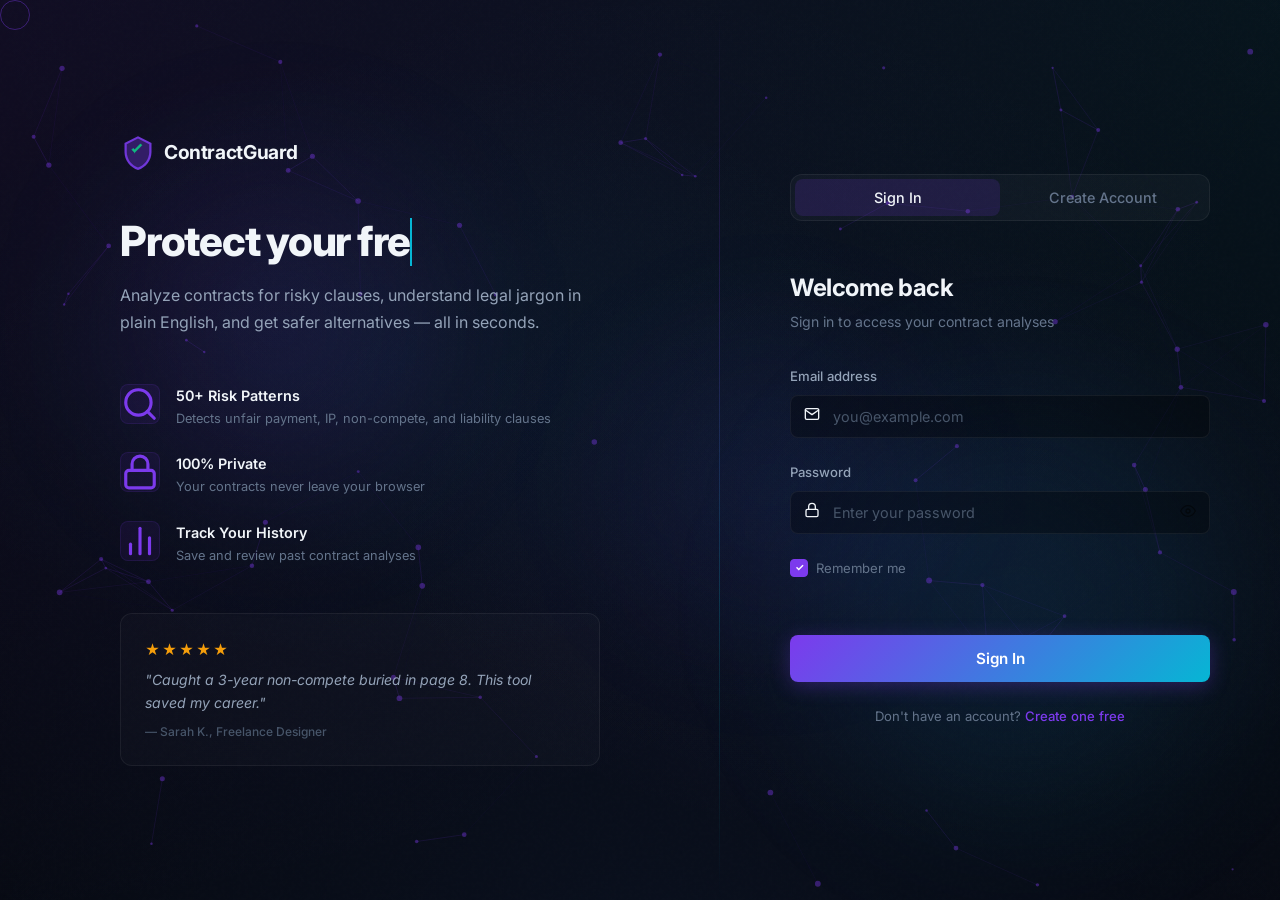
<file: login.html>
<!DOCTYPE html>
<html lang="en">
<head>
  <meta charset="UTF-8">
  <meta name="viewport" content="width=device-width, initial-scale=1.0">
  <meta name="description" content="Sign in to Contract Risk Analyzer — protect your freelance business by analyzing contracts for risky clauses.">
  <meta name="theme-color" content="#0a0e1a">
  <title>Sign In — Contract Risk Analyzer</title>
  <link rel="icon" type="image/svg+xml" href="favicon.svg">
  <link rel="stylesheet" href="styles.css">
  <link rel="stylesheet" href="auth.css">
</head>
<body>

  <!-- ── Global Loader ── -->
  <div id="global-loader">
    <img src="favicon.svg" alt="ContractGuard" class="loader-logo">
    <div class="loader-bar-container">
      <div class="loader-bar"></div>
    </div>
  </div>

  <!-- ── Custom Cursor ── -->
  <div id="cursor-dot"></div>
  <div id="cursor-ring"></div>

  <!-- ── Scroll Progress ── -->
  <div id="scroll-progress-container">
    <div id="scroll-progress"></div>
  </div>

  <!-- ── Particle Canvas Background ── -->
  <canvas id="particle-canvas"></canvas>

  <!-- Animated Background -->
  <div class="bg-mesh">
    <div class="orb" style="top: 20%; left: 10%; width: 300px; height: 300px; background: rgba(124, 58, 237, 0.1); animation: orbFloat 15s infinite alternate;"></div>
    <div class="orb" style="bottom: 10%; right: 5%; width: 400px; height: 400px; background: rgba(6, 182, 212, 0.08); animation: orbFloat 20s infinite alternate-reverse;"></div>
    <div class="orb" style="top: 40%; right: 30%; width: 250px; height: 250px; background: rgba(59, 130, 246, 0.07); animation: orbFloat 18s infinite alternate;"></div>
  </div>
  <div class="noise-overlay"></div>

  <!-- ── Auth Container ── -->
  <div class="auth-wrapper">

    <!-- Left Panel: Branding -->
    <div class="auth-brand">
      <div class="auth-brand-content">
        <div class="brand-logo">
          <img src="favicon.svg" alt="Shield" class="brand-logo-icon">
          <span class="brand-logo-text">ContractGuard</span>
        </div>
        <h1 class="brand-headline"><span class="gradient-text typewriter" data-text="Protect your freelance business"></span></h1>
        <p class="brand-subtitle fade-up-element">
          Analyze contracts for risky clauses, understand legal jargon in plain English, 
          and get safer alternatives — all in seconds.
        </p>
        <div class="brand-features">
          <div class="brand-feature">
            <span class="brand-feature-icon">
              <svg viewBox="0 0 24 24" fill="none" stroke="currentColor" stroke-width="2" stroke-linecap="round" stroke-linejoin="round"><circle cx="11" cy="11" r="8"/><line x1="21" y1="21" x2="16.65" y2="16.65"/></svg>
            </span>
            <div>
              <div class="brand-feature-title">50+ Risk Patterns</div>
              <div class="brand-feature-desc">Detects unfair payment, IP, non-compete, and liability clauses</div>
            </div>
          </div>
          <div class="brand-feature">
            <span class="brand-feature-icon">
              <svg viewBox="0 0 24 24" fill="none" stroke="currentColor" stroke-width="2" stroke-linecap="round" stroke-linejoin="round"><rect x="3" y="11" width="18" height="11" rx="2" ry="2"/><path d="M7 11V7a5 5 0 0 1 10 0v4"/></svg>
            </span>
            <div>
              <div class="brand-feature-title">100% Private</div>
              <div class="brand-feature-desc">Your contracts never leave your browser</div>
            </div>
          </div>
          <div class="brand-feature">
            <span class="brand-feature-icon">
              <svg viewBox="0 0 24 24" fill="none" stroke="currentColor" stroke-width="2" stroke-linecap="round" stroke-linejoin="round"><line x1="18" y1="20" x2="18" y2="10"/><line x1="12" y1="20" x2="12" y2="4"/><line x1="6" y1="20" x2="6" y2="14"/></svg>
            </span>
            <div>
              <div class="brand-feature-title">Track Your History</div>
              <div class="brand-feature-desc">Save and review past contract analyses</div>
            </div>
          </div>
        </div>
        <div class="brand-testimonial tilt-card fade-up-element">
          <div class="testimonial-stars">★★★★★</div>
          <p class="testimonial-text">"Caught a 3-year non-compete buried in page 8. This tool saved my career."</p>
          <p class="testimonial-author">— Sarah K., Freelance Designer</p>
        </div>
      </div>
    </div>

    <!-- Right Panel: Auth Forms -->
    <div class="auth-panel fade-up-element">
      <div class="auth-panel-inner tilt-card">

        <!-- Mobile Logo (shown only on small screens) -->
        <div class="auth-mobile-logo">
          <img src="favicon.svg" alt="Shield" class="brand-logo-icon">
          <span class="brand-logo-text">ContractGuard</span>
        </div>

        <!-- Form Toggle -->
        <div class="auth-toggle">
          <button class="auth-toggle-btn active" id="toggleLogin" data-mode="login">Sign In</button>
          <button class="auth-toggle-btn" id="toggleRegister" data-mode="register">Create Account</button>
          <div class="auth-toggle-slider" id="toggleSlider"></div>
        </div>

        <!-- Login Form -->
        <form class="auth-form active" id="loginForm" autocomplete="on">
          <h2 class="auth-form-title">Welcome back</h2>
          <p class="auth-form-subtitle">Sign in to access your contract analyses</p>

          <div class="form-group">
            <label class="form-label" for="loginEmail">Email address</label>
            <div class="input-wrapper">
              <span class="input-icon">
                <svg viewBox="0 0 24 24" fill="none" stroke="currentColor" stroke-width="2" stroke-linecap="round" stroke-linejoin="round" style="width:16px;height:16px;"><path d="M4 4h16c1.1 0 2 .9 2 2v12c0 1.1-.9 2-2 2H4c-1.1 0-2-.9-2-2V6c0-1.1.9-2 2-2z"/><polyline points="22,6 12,13 2,6"/></svg>
              </span>
              <input 
                type="email" 
                id="loginEmail" 
                class="form-input" 
                placeholder="you@example.com" 
                autocomplete="email"
                required
              >
            </div>
          </div>

          <div class="form-group">
            <label class="form-label" for="loginPassword">Password</label>
            <div class="input-wrapper">
              <span class="input-icon">
                <svg viewBox="0 0 24 24" fill="none" stroke="currentColor" stroke-width="2" stroke-linecap="round" stroke-linejoin="round" style="width:16px;height:16px;"><rect x="3" y="11" width="18" height="11" rx="2" ry="2"/><path d="M7 11V7a5 5 0 0 1 10 0v4"/></svg>
              </span>
              <input 
                type="password" 
                id="loginPassword" 
                class="form-input" 
                placeholder="Enter your password" 
                autocomplete="current-password"
                required
              >
              <button type="button" class="toggle-password" id="toggleLoginPw" aria-label="Toggle password visibility">
                <svg viewBox="0 0 24 24" fill="none" stroke="currentColor" stroke-width="2" stroke-linecap="round" stroke-linejoin="round" style="width:16px;height:16px;"><path d="M1 12s4-8 11-8 11 8 11 8-4 8-11 8-11-8-11-8z"/><circle cx="12" cy="12" r="3"/></svg>
              </button>
            </div>
          </div>

          <div class="form-row">
            <label class="checkbox-label">
              <input type="checkbox" id="rememberMe" checked>
              <span class="checkbox-custom"></span>
              Remember me
            </label>
          </div>

          <div class="form-error" id="loginError"></div>

          <button type="submit" class="btn-auth" id="loginBtn">
            <span class="btn-auth-text">Sign In</span>
            <span class="btn-auth-spinner">
              <span class="spinner-dot"></span>
              <span class="spinner-dot"></span>
              <span class="spinner-dot"></span>
            </span>
          </button>

          <p class="auth-switch">
            Don't have an account? <a href="#" id="switchToRegister">Create one free</a>
          </p>
        </form>

        <!-- Register Form -->
        <form class="auth-form" id="registerForm" autocomplete="on">
          <h2 class="auth-form-title">Create your account</h2>
          <p class="auth-form-subtitle">Start analyzing contracts in under a minute</p>

          <div class="form-group">
            <label class="form-label" for="registerName">Full name</label>
            <div class="input-wrapper">
              <span class="input-icon">
                <svg viewBox="0 0 24 24" fill="none" stroke="currentColor" stroke-width="2" stroke-linecap="round" stroke-linejoin="round" style="width:16px;height:16px;"><path d="M20 21v-2a4 4 0 0 0-4-4H8a4 4 0 0 0-4 4v2"/><circle cx="12" cy="7" r="4"/></svg>
              </span>
              <input 
                type="text" 
                id="registerName" 
                class="form-input" 
                placeholder="John Doe" 
                autocomplete="name"
                required
              >
            </div>
          </div>

          <div class="form-group">
            <label class="form-label" for="registerEmail">Email address</label>
            <div class="input-wrapper">
              <span class="input-icon">
                <svg viewBox="0 0 24 24" fill="none" stroke="currentColor" stroke-width="2" stroke-linecap="round" stroke-linejoin="round" style="width:16px;height:16px;"><path d="M4 4h16c1.1 0 2 .9 2 2v12c0 1.1-.9 2-2 2H4c-1.1 0-2-.9-2-2V6c0-1.1.9-2 2-2z"/><polyline points="22,6 12,13 2,6"/></svg>
              </span>
              <input 
                type="email" 
                id="registerEmail" 
                class="form-input" 
                placeholder="you@example.com" 
                autocomplete="email"
                required
              >
            </div>
          </div>

          <div class="form-group">
            <label class="form-label" for="registerPassword">Password</label>
            <div class="input-wrapper">
              <span class="input-icon">
                <svg viewBox="0 0 24 24" fill="none" stroke="currentColor" stroke-width="2" stroke-linecap="round" stroke-linejoin="round" style="width:16px;height:16px;"><rect x="3" y="11" width="18" height="11" rx="2" ry="2"/><path d="M7 11V7a5 5 0 0 1 10 0v4"/></svg>
              </span>
              <input 
                type="password" 
                id="registerPassword" 
                class="form-input" 
                placeholder="Min. 6 characters" 
                autocomplete="new-password"
                required
                minlength="6"
              >
              <button type="button" class="toggle-password" id="toggleRegisterPw" aria-label="Toggle password visibility">
                <svg viewBox="0 0 24 24" fill="none" stroke="currentColor" stroke-width="2" stroke-linecap="round" stroke-linejoin="round" style="width:16px;height:16px;"><path d="M1 12s4-8 11-8 11 8 11 8-4 8-11 8-11-8-11-8z"/><circle cx="12" cy="12" r="3"/></svg>
              </button>
            </div>
            <div class="password-strength" id="passwordStrength">
              <div class="strength-bar">
                <div class="strength-bar-fill" id="strengthBarFill"></div>
              </div>
              <span class="strength-label" id="strengthLabel"></span>
            </div>
          </div>

          <div class="form-group">
            <label class="form-label" for="registerConfirm">Confirm password</label>
            <div class="input-wrapper">
              <span class="input-icon">
                <svg viewBox="0 0 24 24" fill="none" stroke="currentColor" stroke-width="2" stroke-linecap="round" stroke-linejoin="round" style="width:16px;height:16px;"><rect x="3" y="11" width="18" height="11" rx="2" ry="2"/><path d="M7 11V7a5 5 0 0 1 10 0v4"/></svg>
              </span>
              <input 
                type="password" 
                id="registerConfirm" 
                class="form-input" 
                placeholder="Re-enter your password" 
                autocomplete="new-password"
                required
                minlength="6"
              >
            </div>
          </div>

          <div class="form-row">
            <label class="checkbox-label">
              <input type="checkbox" id="agreeTerms" required>
              <span class="checkbox-custom"></span>
              I agree that this tool provides analysis, not legal advice
            </label>
          </div>

          <div class="form-error" id="registerError"></div>

          <button type="submit" class="btn-auth" id="registerBtn">
            <span class="btn-auth-text">Create Account</span>
            <span class="btn-auth-spinner">
              <span class="spinner-dot"></span>
              <span class="spinner-dot"></span>
              <span class="spinner-dot"></span>
            </span>
          </button>

          <p class="auth-switch">
            Already have an account? <a href="#" id="switchToLogin">Sign in</a>
          </p>
        </form>

      </div>
    </div>

  </div>

  <!-- Toast Container -->
  <div class="toast-container" id="toastContainer"></div>

  <script src="animations.js"></script>
  <script src="auth.js"></script>
  <script>
    // ── Auth Page Controller ──
    const loginForm = document.getElementById('loginForm');
    const registerForm = document.getElementById('registerForm');
    const toggleLogin = document.getElementById('toggleLogin');
    const toggleRegister = document.getElementById('toggleRegister');
    const toggleSlider = document.getElementById('toggleSlider');
    const toastContainer = document.getElementById('toastContainer');

    // Redirect if already logged in
    if (auth.isLoggedIn()) {
      window.location.href = 'index.html';
    }

    // ── Mode Switching ──
    function switchMode(mode) {
      if (mode === 'login') {
        loginForm.classList.add('active');
        registerForm.classList.remove('active');
        toggleLogin.classList.add('active');
        toggleRegister.classList.remove('active');
        toggleSlider.style.transform = 'translateX(0)';
      } else {
        loginForm.classList.remove('active');
        registerForm.classList.add('active');
        toggleLogin.classList.remove('active');
        toggleRegister.classList.add('active');
        toggleSlider.style.transform = 'translateX(100%)';
      }
      // Clear errors
      document.getElementById('loginError').textContent = '';
      document.getElementById('registerError').textContent = '';
    }

    toggleLogin.addEventListener('click', () => switchMode('login'));
    toggleRegister.addEventListener('click', () => switchMode('register'));
    document.getElementById('switchToRegister').addEventListener('click', (e) => { e.preventDefault(); switchMode('register'); });
    document.getElementById('switchToLogin').addEventListener('click', (e) => { e.preventDefault(); switchMode('login'); });

    // ── Password Visibility Toggle ──
    function setupPasswordToggle(toggleId, inputId) {
      const toggle = document.getElementById(toggleId);
      const input = document.getElementById(inputId);
      const eyeOpen = `<svg viewBox="0 0 24 24" fill="none" stroke="currentColor" stroke-width="2" stroke-linecap="round" stroke-linejoin="round" style="width:16px;height:16px;"><path d="M1 12s4-8 11-8 11 8 11 8-4 8-11 8-11-8-11-8z"/><circle cx="12" cy="12" r="3"/></svg>`;
      const eyeOff = `<svg viewBox="0 0 24 24" fill="none" stroke="currentColor" stroke-width="2" stroke-linecap="round" stroke-linejoin="round" style="width:16px;height:16px;"><path d="M17.94 17.94A10.07 10.07 0 0 1 12 20c-7 0-11-8-11-8a18.45 18.45 0 0 1 5.06-5.94M9.9 4.24A9.12 9.12 0 0 1 12 4c7 0 11 8 11 8a18.5 18.5 0 0 1-2.16 3.19m-6.72-1.07a3 3 0 1 1-4.24-4.24"/><line x1="1" y1="1" x2="23" y2="23"/></svg>`;
      toggle.addEventListener('click', () => {
        const isPassword = input.type === 'password';
        input.type = isPassword ? 'text' : 'password';
        toggle.innerHTML = isPassword ? eyeOff : eyeOpen;
      });
    }
    setupPasswordToggle('toggleLoginPw', 'loginPassword');
    setupPasswordToggle('toggleRegisterPw', 'registerPassword');

    // ── Password Strength Meter ──
    const registerPassword = document.getElementById('registerPassword');
    const strengthBarFill = document.getElementById('strengthBarFill');
    const strengthLabel = document.getElementById('strengthLabel');
    const passwordStrength = document.getElementById('passwordStrength');

    registerPassword.addEventListener('input', () => {
      const val = registerPassword.value;
      if (val.length === 0) {
        passwordStrength.style.opacity = '0';
        return;
      }
      passwordStrength.style.opacity = '1';
      const strength = auth.getPasswordStrength(val);
      strengthBarFill.style.width = strength.percent + '%';
      strengthBarFill.style.background = strength.color;
      strengthLabel.textContent = strength.label;
      strengthLabel.style.color = strength.color;
    });

    // ── Login Submit ──
    loginForm.addEventListener('submit', async (e) => {
      e.preventDefault();
      const email = document.getElementById('loginEmail').value;
      const password = document.getElementById('loginPassword').value;
      const errorEl = document.getElementById('loginError');
      const btn = document.getElementById('loginBtn');

      btn.classList.add('loading');
      errorEl.textContent = '';

      await new Promise(r => setTimeout(r, 800));

      const result = await auth.login(email, password);
      btn.classList.remove('loading');

      if (result.success) {
        showToast('Welcome back, ' + result.user.name + '!');
        await new Promise(r => setTimeout(r, 600));
        window.location.href = 'index.html';
      } else {
        errorEl.textContent = result.error;
        errorEl.classList.add('visible');
      }
    });

    // ── Register Submit ──
    registerForm.addEventListener('submit', async (e) => {
      e.preventDefault();
      const name = document.getElementById('registerName').value;
      const email = document.getElementById('registerEmail').value;
      const password = document.getElementById('registerPassword').value;
      const confirm = document.getElementById('registerConfirm').value;
      const errorEl = document.getElementById('registerError');
      const btn = document.getElementById('registerBtn');

      errorEl.textContent = '';

      if (password !== confirm) {
        errorEl.textContent = 'Passwords do not match.';
        errorEl.classList.add('visible');
        return;
      }

      btn.classList.add('loading');

      await new Promise(r => setTimeout(r, 800));

      const result = await auth.register(name, email, password);
      btn.classList.remove('loading');

      if (result.success) {
        showToast('Account created! Please sign in.');
        
        // Auto-fill the email in login form
        document.getElementById('loginEmail').value = email;
        document.getElementById('loginPassword').value = '';
        
        // Clear register form
        registerForm.reset();
        document.getElementById('passwordStrength').style.opacity = '0';
        
        await new Promise(r => setTimeout(r, 800));
        switchMode('login');
      } else {
        errorEl.textContent = result.error;
        errorEl.classList.add('visible');
      }
    });

    // ── Toast ──
    function showToast(message) {
      const toast = document.createElement('div');
      toast.className = 'toast';
      toast.textContent = message;
      toastContainer.appendChild(toast);
      setTimeout(() => {
        toast.classList.add('leaving');
        setTimeout(() => toast.remove(), 300);
      }, 3000);
    }
  </script>

</body>
</html>
</file>
<file: styles.css>
/* ═══════════════════════════════════════════════════════
   CONTRACT RISK ANALYZER — DESIGN SYSTEM
   Premium dark-mode glassmorphism theme
   ═══════════════════════════════════════════════════════ */

/* ── Google Fonts ── */
@import url('https://fonts.googleapis.com/css2?family=Inter:wght@300;400;500;600;700;800;900&family=JetBrains+Mono:wght@400;500;600&display=swap');

/* ── Register Custom Properties for Animation ── */
@property --gauge-angle {
  syntax: '<angle>';
  initial-value: 0deg;
  inherits: false;
}

@property --shimmer-pos {
  syntax: '<percentage>';
  initial-value: -100%;
  inherits: false;
}

/* ── CSS Custom Properties ── */
:root {
  /* Background */
  --bg-primary: #06080f;
  --bg-secondary: #0c1021;
  --bg-tertiary: #111630;
  --bg-card: rgba(255, 255, 255, 0.03);
  --bg-card-hover: rgba(255, 255, 255, 0.06);
  --bg-glass: rgba(12, 16, 33, 0.7);

  /* Accents */
  --accent-violet: #7c3aed;
  --accent-cyan: #06b6d4;
  --accent-blue: #3b82f6;
  --accent-gradient: linear-gradient(135deg, #7c3aed 0%, #06b6d4 100%);
  --accent-gradient-h: linear-gradient(90deg, #7c3aed 0%, #06b6d4 100%);

  /* Risk Colors */
  --risk-critical: #ef4444;
  --risk-critical-bg: rgba(239, 68, 68, 0.12);
  --risk-high: #f97316;
  --risk-high-bg: rgba(249, 115, 22, 0.1);
  --risk-medium: #eab308;
  --risk-medium-bg: rgba(234, 179, 8, 0.1);
  --risk-low: #22c55e;
  --risk-low-bg: rgba(34, 197, 94, 0.1);
  --risk-balanced: #3b82f6;
  --risk-balanced-bg: rgba(59, 130, 246, 0.1);

  /* Text */
  --text-primary: #f1f5f9;
  --text-secondary: #94a3b8;
  --text-tertiary: #64748b;
  --text-muted: #475569;

  /* Borders */
  --border-subtle: rgba(255, 255, 255, 0.06);
  --border-accent: rgba(124, 58, 237, 0.3);

  /* Shadows */
  --shadow-sm: 0 1px 2px rgba(0, 0, 0, 0.3);
  --shadow-md: 0 4px 12px rgba(0, 0, 0, 0.4);
  --shadow-lg: 0 8px 32px rgba(0, 0, 0, 0.5);
  --shadow-glow-violet: 0 0 40px rgba(124, 58, 237, 0.15);
  --shadow-glow-cyan: 0 0 40px rgba(6, 182, 212, 0.1);

  /* Spacing */
  --space-xs: 0.25rem;
  --space-sm: 0.5rem;
  --space-md: 1rem;
  --space-lg: 1.5rem;
  --space-xl: 2rem;
  --space-2xl: 3rem;
  --space-3xl: 4rem;

  /* Radii */
  --radius-sm: 8px;
  --radius-md: 12px;
  --radius-lg: 16px;
  --radius-xl: 24px;
  --radius-full: 9999px;

  /* Transitions */
  --transition-fast: 150ms cubic-bezier(0.4, 0, 0.2, 1);
  --transition-base: 250ms cubic-bezier(0.4, 0, 0.2, 1);
  --transition-slow: 400ms cubic-bezier(0.4, 0, 0.2, 1);
  --transition-spring: 500ms cubic-bezier(0.34, 1.56, 0.64, 1);

  /* Typography */
  --font-sans: 'Inter', -apple-system, BlinkMacSystemFont, sans-serif;
  --font-mono: 'JetBrains Mono', 'Fira Code', monospace;
}

/* ── Reset & Base ── */
*, *::before, *::after {
  margin: 0;
  padding: 0;
  box-sizing: border-box;
}

html {
  scroll-behavior: smooth;
  -webkit-font-smoothing: antialiased;
  -moz-osx-font-smoothing: grayscale;
}

body {
  font-family: var(--font-sans);
  background: var(--bg-primary);
  color: var(--text-primary);
  line-height: 1.6;
  min-height: 100vh;
  overflow-x: hidden;
}

/* ── Animated Mesh Background ── */
.bg-mesh {
  position: fixed;
  top: 0;
  left: 0;
  width: 100%;
  height: 100%;
  z-index: 0;
  pointer-events: none;
  overflow: hidden;
}

.bg-mesh::before {
  content: '';
  position: absolute;
  top: -50%;
  left: -50%;
  width: 200%;
  height: 200%;
  background: 
    radial-gradient(ellipse at 20% 20%, rgba(124, 58, 237, 0.10) 0%, transparent 50%),
    radial-gradient(ellipse at 80% 20%, rgba(6, 182, 212, 0.08) 0%, transparent 50%),
    radial-gradient(ellipse at 50% 80%, rgba(59, 130, 246, 0.06) 0%, transparent 50%);
  animation: meshFloat 20s ease-in-out infinite;
}

.bg-mesh::after {
  content: '';
  position: absolute;
  top: 0;
  left: 0;
  width: 100%;
  height: 100%;
  background: 
    radial-gradient(ellipse at 70% 60%, rgba(124, 58, 237, 0.06) 0%, transparent 40%),
    radial-gradient(ellipse at 30% 40%, rgba(6, 182, 212, 0.05) 0%, transparent 40%);
  animation: meshFloat2 25s ease-in-out infinite;
}

/* Floating orbs */
.bg-mesh .orb {
  position: absolute;
  border-radius: 50%;
  filter: blur(80px);
  pointer-events: none;
}

@keyframes meshFloat {
  0%, 100% { transform: translate(0, 0) rotate(0deg); }
  33% { transform: translate(3%, -3%) rotate(1deg); }
  66% { transform: translate(-2%, 2%) rotate(-1deg); }
}

@keyframes meshFloat2 {
  0%, 100% { transform: translate(0, 0); }
  50% { transform: translate(-3%, 3%); }
}

/* ── Noise Texture Overlay ── */
.noise-overlay {
  position: fixed;
  top: 0;
  left: 0;
  width: 100%;
  height: 100%;
  z-index: 1;
  pointer-events: none;
  opacity: 0.015;
  background-image: url("data:image/svg+xml,%3Csvg viewBox='0 0 256 256' xmlns='http://www.w3.org/2000/svg'%3E%3Cfilter id='noise'%3E%3CfeTurbulence type='fractalNoise' baseFrequency='0.9' numOctaves='4' stitchTiles='stitch'/%3E%3C/filter%3E%3Crect width='100%25' height='100%25' filter='url(%23noise)'/%3E%3C/svg%3E");
}

/* ── Main Container ── */
.main-container {
  position: relative;
  z-index: 2;
  max-width: 1200px;
  margin: 0 auto;
  padding: var(--space-lg) var(--space-lg) var(--space-3xl);
}

/* ══════════════════════════════════════
   HEADER / HERO
   ══════════════════════════════════════ */

.hero {
  text-align: center;
  padding: var(--space-3xl) 0 var(--space-2xl);
  position: relative;
}

.hero-badge {
  display: inline-flex;
  align-items: center;
  gap: var(--space-sm);
  padding: 6px 16px;
  border-radius: var(--radius-full);
  background: rgba(124, 58, 237, 0.1);
  border: 1px solid rgba(124, 58, 237, 0.2);
  color: var(--accent-violet);
  font-size: 0.8rem;
  font-weight: 500;
  letter-spacing: 0.03em;
  margin-bottom: var(--space-lg);
  animation: fadeSlideDown 0.6s ease-out, badgeGlow 3s ease-in-out infinite 1s;
}

.hero-badge .dot {
  width: 6px;
  height: 6px;
  border-radius: 50%;
  background: var(--accent-violet);
  animation: pulse 2s ease-in-out infinite;
}

.hero h1 {
  font-size: clamp(2.2rem, 5vw, 3.8rem);
  font-weight: 800;
  line-height: 1.1;
  letter-spacing: -0.03em;
  margin-bottom: var(--space-md);
  animation: fadeSlideDown 0.6s ease-out 0.1s both;
}

.hero h1 .gradient-text {
  background: linear-gradient(135deg, #7c3aed, #06b6d4, #7c3aed);
  background-size: 200% 200%;
  -webkit-background-clip: text;
  -webkit-text-fill-color: transparent;
  background-clip: text;
  animation: gradientShift 6s ease-in-out infinite;
}

.hero .subtitle {
  font-size: clamp(1rem, 2vw, 1.2rem);
  color: var(--text-secondary);
  max-width: 620px;
  margin: 0 auto var(--space-xl);
  font-weight: 400;
  line-height: 1.7;
  animation: fadeSlideDown 0.6s ease-out 0.2s both;
}



/* ══════════════════════════════════════
   INPUT SECTION
   ══════════════════════════════════════ */

.input-section {
  margin-bottom: var(--space-3xl);
  animation: fadeSlideUp 0.6s ease-out 0.4s both;
}

.input-card {
  background: var(--bg-card);
  border: 1px solid var(--border-subtle);
  border-radius: var(--radius-xl);
  padding: var(--space-2xl);
  backdrop-filter: blur(20px);
  -webkit-backdrop-filter: blur(20px);
  position: relative;
  overflow: hidden;
  transition: border-color var(--transition-slow), box-shadow var(--transition-slow);
}

.input-card:hover {
  border-color: rgba(124, 58, 237, 0.15);
  box-shadow: 0 0 60px rgba(124, 58, 237, 0.06);
}

.input-card::before {
  content: '';
  position: absolute;
  top: 0;
  left: 0;
  right: 0;
  height: 1px;
  background: linear-gradient(90deg, transparent, var(--accent-violet), var(--accent-cyan), transparent);
  background-size: 200% 100%;
  animation: shimmerLine 4s linear infinite;
  opacity: 0.7;
}

/* Tab Nav */
.input-tabs {
  display: flex;
  gap: var(--space-xs);
  margin-bottom: var(--space-xl);
  background: rgba(255, 255, 255, 0.03);
  border-radius: var(--radius-md);
  padding: 4px;
  border: 1px solid var(--border-subtle);
}

.tab-btn {
  flex: 1;
  padding: 10px 16px;
  border: none;
  background: transparent;
  color: var(--text-tertiary);
  font-family: var(--font-sans);
  font-size: 0.85rem;
  font-weight: 500;
  border-radius: var(--radius-sm);
  cursor: pointer;
  transition: var(--transition-base);
  display: flex;
  align-items: center;
  justify-content: center;
  gap: var(--space-sm);
}

.tab-btn:hover {
  color: var(--text-secondary);
  background: rgba(255, 255, 255, 0.03);
}

.tab-btn.active {
  background: rgba(124, 58, 237, 0.15);
  color: var(--text-primary);
  box-shadow: var(--shadow-sm);
}

/* Tab Panels */
.tab-panel {
  display: none;
}

.tab-panel.active {
  display: block;
  animation: fadeIn 0.3s ease-out;
}

/* Textarea */
.contract-textarea {
  width: 100%;
  min-height: 280px;
  padding: var(--space-lg);
  background: rgba(0, 0, 0, 0.3);
  border: 1px solid var(--border-subtle);
  border-radius: var(--radius-md);
  color: var(--text-primary);
  font-family: var(--font-mono);
  font-size: 0.85rem;
  line-height: 1.8;
  resize: vertical;
  transition: var(--transition-base);
  outline: none;
}

.contract-textarea::placeholder {
  color: var(--text-muted);
}

.contract-textarea:focus {
  border-color: rgba(124, 58, 237, 0.4);
  box-shadow: 0 0 0 3px rgba(124, 58, 237, 0.1), inset 0 0 20px rgba(124, 58, 237, 0.03);
}

.textarea-footer {
  display: flex;
  justify-content: space-between;
  align-items: center;
  margin-top: var(--space-sm);
  font-size: 0.75rem;
  color: var(--text-muted);
}

/* Drop Zone */
.drop-zone {
  border: 2px dashed var(--border-subtle);
  border-radius: var(--radius-lg);
  padding: var(--space-3xl) var(--space-xl);
  text-align: center;
  cursor: pointer;
  transition: var(--transition-base);
  position: relative;
}

.drop-zone:hover,
.drop-zone.dragover {
  border-color: var(--accent-violet);
  background: rgba(124, 58, 237, 0.05);
}

.drop-zone.dragover {
  transform: scale(1.01);
}

.drop-zone-icon {
  display: block;
  margin-bottom: var(--space-md);
  color: var(--text-muted);
}

.drop-zone-text {
  color: var(--text-secondary);
  font-size: 0.95rem;
  margin-bottom: var(--space-sm);
}

.drop-zone-hint {
  color: var(--text-muted);
  font-size: 0.8rem;
}

.drop-zone input[type="file"] {
  position: absolute;
  inset: 0;
  opacity: 0;
  cursor: pointer;
}

/* Sample Cards */
.sample-grid {
  display: grid;
  grid-template-columns: repeat(auto-fit, minmax(280px, 1fr));
  gap: var(--space-md);
}

.sample-card {
  background: rgba(0, 0, 0, 0.2);
  border: 1px solid var(--border-subtle);
  border-radius: var(--radius-md);
  padding: var(--space-lg);
  cursor: pointer;
  transition: var(--transition-base);
  position: relative;
  overflow: hidden;
  animation: cardSlideIn 0.5s ease-out both;
}

.sample-card:nth-child(1) { animation-delay: 0.05s; }
.sample-card:nth-child(2) { animation-delay: 0.15s; }
.sample-card:nth-child(3) { animation-delay: 0.25s; }

.sample-card:hover {
  background: rgba(255, 255, 255, 0.04);
  border-color: rgba(124, 58, 237, 0.3);
  transform: translateY(-3px) scale(1.01);
  box-shadow: 0 8px 30px rgba(124, 58, 237, 0.12), 0 0 0 1px rgba(124, 58, 237, 0.1);
}

.sample-card-label {
  font-size: 0.78rem;
  font-weight: 700;
  text-transform: uppercase;
  letter-spacing: 0.08em;
  margin-bottom: var(--space-sm);
  padding: 3px 10px;
  border-radius: var(--radius-full);
  display: inline-block;
}

.sample-card-label.sample-risky {
  background: rgba(220, 38, 38, 0.15);
  color: var(--risk-critical);
}

.sample-card-label.sample-safe {
  background: rgba(16, 185, 129, 0.15);
  color: var(--risk-low);
}

.sample-card-label.sample-mixed {
  background: rgba(245, 158, 11, 0.15);
  color: var(--risk-medium);
}

.sample-card-desc {
  font-size: 0.8rem;
  color: var(--text-tertiary);
}

/* Analyze Button */
.analyze-section {
  display: flex;
  justify-content: center;
  margin-top: var(--space-xl);
  gap: var(--space-md);
  align-items: center;
}

.btn-analyze {
  padding: 14px 40px;
  background: var(--accent-gradient);
  background-size: 200% 200%;
  color: white;
  border: none;
  border-radius: var(--radius-full);
  font-family: var(--font-sans);
  font-size: 1rem;
  font-weight: 600;
  cursor: pointer;
  transition: var(--transition-base);
  position: relative;
  overflow: hidden;
  letter-spacing: 0.01em;
  box-shadow: 0 4px 20px rgba(124, 58, 237, 0.3);
}

.btn-analyze:not(:disabled) {
  animation: gradientShift 4s ease-in-out infinite;
}

.btn-analyze:not(:disabled)::after {
  content: '';
  position: absolute;
  inset: 0;
  background: linear-gradient(105deg, transparent 40%, rgba(255,255,255,0.15) 50%, transparent 60%);
  background-size: 200% 100%;
  animation: shimmerSweep 3s ease-in-out infinite;
  border-radius: inherit;
}

.btn-analyze:hover {
  transform: translateY(-2px);
  box-shadow: 0 6px 30px rgba(124, 58, 237, 0.4);
}

.btn-analyze:active {
  transform: translateY(0);
}

.btn-analyze:disabled {
  opacity: 0.5;
  cursor: not-allowed;
  transform: none;
}

.btn-analyze .btn-text { transition: var(--transition-fast); }
.btn-analyze.loading .btn-text { opacity: 0; }
.btn-analyze .spinner {
  position: absolute;
  inset: 0;
  display: flex;
  align-items: center;
  justify-content: center;
  opacity: 0;
  transition: var(--transition-fast);
}
.btn-analyze.loading .spinner { opacity: 1; }

.spinner-dot {
  width: 6px;
  height: 6px;
  border-radius: 50%;
  background: white;
  margin: 0 3px;
  animation: spinnerBounce 1.4s ease-in-out infinite;
}
.spinner-dot:nth-child(2) { animation-delay: 0.16s; }
.spinner-dot:nth-child(3) { animation-delay: 0.32s; }

@keyframes spinnerBounce {
  0%, 80%, 100% { transform: scale(0.6); opacity: 0.4; }
  40% { transform: scale(1); opacity: 1; }
}

.btn-clear {
  padding: 14px 24px;
  background: transparent;
  color: var(--text-tertiary);
  border: 1px solid var(--border-subtle);
  border-radius: var(--radius-full);
  font-family: var(--font-sans);
  font-size: 0.9rem;
  font-weight: 500;
  cursor: pointer;
  transition: var(--transition-base);
}

.btn-clear:hover {
  border-color: var(--text-muted);
  color: var(--text-secondary);
}

/* ══════════════════════════════════════
   RESULTS SECTION
   ══════════════════════════════════════ */

.results-section {
  display: none;
}

.results-section.visible {
  display: block;
  animation: fadeSlideUp 0.6s ease-out;
}

/* ── Overall Risk Dashboard ── */
.dashboard {
  display: grid;
  grid-template-columns: 280px 1fr;
  gap: var(--space-xl);
  margin-bottom: var(--space-2xl);
}

@media (max-width: 768px) {
  .dashboard { grid-template-columns: 1fr; }
}

/* Risk Gauge */
.gauge-card {
  background: var(--bg-card);
  border: 1px solid var(--border-subtle);
  border-radius: var(--radius-xl);
  padding: var(--space-2xl) var(--space-lg);
  text-align: center;
  backdrop-filter: blur(20px);
  position: relative;
  overflow: hidden;
  animation: scaleIn 0.6s cubic-bezier(0.34, 1.56, 0.64, 1) both;
}

.gauge-card::before {
  content: '';
  position: absolute;
  top: 0;
  left: 0;
  right: 0;
  height: 1px;
  background: var(--accent-gradient-h);
  opacity: 0.4;
}

.gauge-wrapper {
  width: 180px;
  height: 180px;
  margin: 0 auto var(--space-lg);
  position: relative;
}

.gauge-ring {
  width: 100%;
  height: 100%;
  border-radius: 50%;
  background: conic-gradient(
    var(--gauge-color, var(--risk-low)) 0deg,
    var(--gauge-color, var(--risk-low)) var(--gauge-angle, 0deg),
    rgba(255,255,255,0.05) var(--gauge-angle, 0deg),
    rgba(255,255,255,0.05) 360deg
  );
  display: flex;
  align-items: center;
  justify-content: center;
  transition: --gauge-angle 1.5s cubic-bezier(0.4, 0, 0.2, 1);
  position: relative;
}

.gauge-ring::before {
  content: '';
  position: absolute;
  inset: 14px;
  border-radius: 50%;
  background: var(--bg-secondary);
}

.gauge-inner {
  position: relative;
  z-index: 1;
}

.gauge-score {
  font-size: 2.8rem;
  font-weight: 800;
  line-height: 1;
  letter-spacing: -0.02em;
}

.gauge-label {
  font-size: 0.75rem;
  color: var(--text-tertiary);
  text-transform: uppercase;
  letter-spacing: 0.1em;
  margin-top: 4px;
}

.gauge-verdict {
  font-size: 1.1rem;
  font-weight: 600;
  margin-top: var(--space-sm);
}

.gauge-sublabel {
  font-size: 0.8rem;
  color: var(--text-tertiary);
  margin-top: 4px;
}

/* Stats Grid */
.stats-card {
  background: var(--bg-card);
  border: 1px solid var(--border-subtle);
  border-radius: var(--radius-xl);
  padding: var(--space-xl);
  backdrop-filter: blur(20px);
  position: relative;
  overflow: hidden;
  animation: fadeSlideUp 0.6s ease-out 0.15s both;
}

.stats-card::before {
  content: '';
  position: absolute;
  top: 0;
  left: 0;
  right: 0;
  height: 1px;
  background: var(--accent-gradient-h);
  opacity: 0.4;
}

.stats-header {
  font-size: 0.8rem;
  color: var(--text-tertiary);
  text-transform: uppercase;
  letter-spacing: 0.08em;
  font-weight: 600;
  margin-bottom: var(--space-lg);
}

.category-grid {
  display: grid;
  grid-template-columns: 1fr 1fr;
  gap: var(--space-md);
}

@media (max-width: 520px) {
  .category-grid { grid-template-columns: 1fr; }
}

.category-tile {
  background: rgba(0, 0, 0, 0.2);
  border: 1px solid var(--border-subtle);
  border-radius: var(--radius-md);
  padding: var(--space-md) var(--space-lg);
  display: flex;
  align-items: center;
  gap: var(--space-md);
  transition: var(--transition-base);
  cursor: pointer;
}

.category-tile:hover {
  background: rgba(255, 255, 255, 0.04);
  border-color: rgba(124, 58, 237, 0.2);
  transform: translateX(3px);
}

.cat-icon {
  font-size: 1.5rem;
  width: 44px;
  height: 44px;
  display: flex;
  align-items: center;
  justify-content: center;
  border-radius: var(--radius-sm);
  flex-shrink: 0;
}

.cat-info { flex: 1; min-width: 0; }

.cat-name {
  font-size: 0.8rem;
  font-weight: 500;
  color: var(--text-secondary);
  margin-bottom: 2px;
}

.cat-risk-label {
  font-size: 0.7rem;
  font-weight: 600;
  text-transform: uppercase;
  letter-spacing: 0.06em;
}

.cat-bar {
  height: 4px;
  border-radius: 2px;
  background: rgba(255,255,255,0.05);
  margin-top: 6px;
  overflow: hidden;
}

.cat-bar-fill {
  height: 100%;
  border-radius: 2px;
  transition: width 1s ease-out;
  width: 0;
}

/* Risk Summary Bar */
.risk-summary-bar {
  display: flex;
  height: 8px;
  border-radius: 4px;
  overflow: hidden;
  margin-top: var(--space-lg);
  gap: 2px;
}

.risk-summary-bar .segment {
  transition: flex 1s ease-out;
  border-radius: 4px;
}

.risk-summary-legend {
  display: flex;
  gap: var(--space-lg);
  margin-top: var(--space-md);
  flex-wrap: wrap;
}

.legend-item {
  display: flex;
  align-items: center;
  gap: var(--space-sm);
  font-size: 0.75rem;
  color: var(--text-tertiary);
}

.legend-dot {
  width: 8px;
  height: 8px;
  border-radius: 50%;
  flex-shrink: 0;
}

/* ══════════════════════════════════════
   CLAUSE CARDS
   ══════════════════════════════════════ */

.clauses-section {
  margin-top: var(--space-2xl);
}

.section-header {
  display: flex;
  align-items: center;
  justify-content: space-between;
  margin-bottom: var(--space-lg);
  flex-wrap: wrap;
  gap: var(--space-md);
}

.section-title {
  font-size: 1.3rem;
  font-weight: 700;
}

/* Filter pills */
.filter-pills {
  display: flex;
  gap: var(--space-xs);
  flex-wrap: wrap;
}

.filter-pill {
  padding: 6px 14px;
  border: 1px solid var(--border-subtle);
  border-radius: var(--radius-full);
  background: transparent;
  color: var(--text-tertiary);
  font-family: var(--font-sans);
  font-size: 0.75rem;
  font-weight: 500;
  cursor: pointer;
  transition: var(--transition-base);
}

.filter-pill:hover {
  border-color: var(--text-muted);
  color: var(--text-secondary);
}

.filter-pill.active {
  background: rgba(124, 58, 237, 0.15);
  border-color: rgba(124, 58, 237, 0.3);
  color: var(--text-primary);
}

/* Clause Card */
.clause-cards {
  display: flex;
  flex-direction: column;
  gap: var(--space-md);
}

.clause-card {
  background: var(--bg-card);
  border: 1px solid var(--border-subtle);
  border-radius: var(--radius-lg);
  overflow: hidden;
  transition: border-color var(--transition-base), background var(--transition-base), transform var(--transition-base), box-shadow var(--transition-base);
  animation: cardSlideIn 0.45s cubic-bezier(0.22, 1, 0.36, 1) both;
}

.clause-card:hover {
  border-color: rgba(255, 255, 255, 0.1);
  background: var(--bg-card-hover);
  transform: translateY(-2px);
  box-shadow: 0 8px 32px rgba(0, 0, 0, 0.3);
}

.clause-card.risk-low { border-left: 3px solid var(--risk-low); }
.clause-card.risk-medium { border-left: 3px solid var(--risk-medium); }
.clause-card.risk-high { border-left: 3px solid var(--risk-high); }
.clause-card.risk-critical { border-left: 3px solid var(--risk-critical); }

.clause-header {
  padding: var(--space-lg) var(--space-xl);
  cursor: pointer;
  display: flex;
  align-items: center;
  gap: var(--space-md);
  transition: var(--transition-fast);
}

.clause-header:hover {
  background: rgba(255, 255, 255, 0.02);
}

.clause-category-icon {
  font-size: 1.3rem;
  width: 40px;
  height: 40px;
  display: flex;
  align-items: center;
  justify-content: center;
  border-radius: var(--radius-sm);
  flex-shrink: 0;
}

.clause-header-info {
  flex: 1;
  min-width: 0;
}

.clause-title {
  font-size: 0.95rem;
  font-weight: 600;
  margin-bottom: 2px;
}

.clause-subtitle {
  font-size: 0.78rem;
  color: var(--text-tertiary);
  display: flex;
  align-items: center;
  gap: var(--space-sm);
}

.risk-badge {
  display: inline-flex;
  align-items: center;
  padding: 3px 10px;
  border-radius: var(--radius-full);
  font-size: 0.7rem;
  font-weight: 600;
  text-transform: uppercase;
  letter-spacing: 0.06em;
  flex-shrink: 0;
}

.risk-badge.low {
  background: var(--risk-low-bg);
  color: var(--risk-low);
}
.risk-badge.medium {
  background: var(--risk-medium-bg);
  color: var(--risk-medium);
}
.risk-badge.high {
  background: var(--risk-high-bg);
  color: var(--risk-high);
}
.risk-badge.critical {
  background: var(--risk-critical-bg);
  color: var(--risk-critical);
}

.clause-chevron {
  font-size: 0.9rem;
  color: var(--text-muted);
  transition: transform var(--transition-base);
  flex-shrink: 0;
}

.clause-card.expanded .clause-chevron {
  transform: rotate(180deg);
}

/* Clause Body */
.clause-body {
  max-height: 0;
  overflow: hidden;
  transition: max-height 0.4s cubic-bezier(0.4, 0, 0.2, 1);
}

.clause-card.expanded .clause-body {
  max-height: 2000px;
}

.clause-content {
  padding: 0 var(--space-xl) var(--space-xl);
  border-top: 1px solid var(--border-subtle);
  padding-top: var(--space-lg);
}

/* Original Text Block */
.original-text {
  background: rgba(0, 0, 0, 0.3);
  border: 1px solid var(--border-subtle);
  border-radius: var(--radius-sm);
  padding: var(--space-md) var(--space-lg);
  font-family: var(--font-mono);
  font-size: 0.8rem;
  line-height: 1.8;
  color: var(--text-secondary);
  margin-bottom: var(--space-lg);
  position: relative;
}

.original-text-label {
  position: absolute;
  top: -9px;
  left: 12px;
  padding: 0 8px;
  font-family: var(--font-sans);
  font-size: 0.65rem;
  font-weight: 600;
  text-transform: uppercase;
  letter-spacing: 0.08em;
  color: var(--text-muted);
  background: var(--bg-secondary);
}

/* Issue Items */
.issues-list {
  display: flex;
  flex-direction: column;
  gap: var(--space-md);
  margin-bottom: var(--space-lg);
}

.issue-item {
  display: flex;
  gap: var(--space-md);
  padding: var(--space-md);
  border-radius: var(--radius-sm);
  background: rgba(0, 0, 0, 0.15);
}

.issue-icon {
  font-size: 1.1rem;
  flex-shrink: 0;
  margin-top: 2px;
}

.issue-content { flex: 1; }

.issue-title {
  font-size: 0.85rem;
  font-weight: 600;
  margin-bottom: 4px;
}

.issue-explanation {
  font-size: 0.82rem;
  color: var(--text-secondary);
  line-height: 1.6;
}

/* Suggestion Box */
.suggestion-box {
  background: rgba(16, 185, 129, 0.05);
  border: 1px solid rgba(16, 185, 129, 0.15);
  border-radius: var(--radius-md);
  padding: var(--space-lg);
  position: relative;
}

.suggestion-header {
  display: flex;
  align-items: center;
  justify-content: space-between;
  margin-bottom: var(--space-md);
}

.suggestion-label {
  font-size: 0.8rem;
  font-weight: 600;
  color: var(--risk-low);
  display: flex;
  align-items: center;
  gap: var(--space-sm);
}

.btn-copy {
  padding: 5px 12px;
  background: rgba(16, 185, 129, 0.15);
  border: 1px solid rgba(16, 185, 129, 0.2);
  border-radius: var(--radius-full);
  color: var(--risk-low);
  font-family: var(--font-sans);
  font-size: 0.72rem;
  font-weight: 500;
  cursor: pointer;
  transition: var(--transition-base);
  display: flex;
  align-items: center;
  gap: 4px;
}

.btn-copy:hover {
  background: rgba(16, 185, 129, 0.25);
}

.btn-copy.copied {
  background: var(--risk-low);
  color: white;
}

.suggestion-text {
  font-family: var(--font-mono);
  font-size: 0.8rem;
  line-height: 1.8;
  color: var(--text-secondary);
}

/* ══════════════════════════════════════
   DISCLAIMER / FOOTER
   ══════════════════════════════════════ */

.disclaimer {
  margin-top: var(--space-3xl);
  padding: var(--space-xl);
  background: rgba(245, 158, 11, 0.04);
  border: 1px solid rgba(245, 158, 11, 0.12);
  border-radius: var(--radius-lg);
  text-align: center;
}


.disclaimer-text {
  font-size: 0.82rem;
  color: var(--text-tertiary);
  line-height: 1.7;
  max-width: 600px;
  margin: 0 auto;
}

.disclaimer-text strong {
  color: var(--risk-medium);
}

footer {
  text-align: center;
  padding: var(--space-2xl) 0;
  color: var(--text-muted);
  font-size: 0.75rem;
}

footer a {
  color: var(--accent-violet);
  text-decoration: none;
}

/* ══════════════════════════════════════
   TOAST NOTIFICATIONS
   ══════════════════════════════════════ */

.toast-container {
  position: fixed;
  bottom: var(--space-xl);
  right: var(--space-xl);
  z-index: 1000;
  display: flex;
  flex-direction: column;
  gap: var(--space-sm);
}

.toast {
  padding: 12px 20px;
  background: var(--bg-glass);
  backdrop-filter: blur(20px);
  border: 1px solid var(--border-subtle);
  border-radius: var(--radius-md);
  color: var(--text-primary);
  font-size: 0.85rem;
  font-weight: 500;
  display: flex;
  align-items: center;
  gap: var(--space-sm);
  animation: toastIn 0.4s ease-out;
  box-shadow: var(--shadow-lg);
}

.toast.leaving {
  animation: toastOut 0.3s ease-in forwards;
}

/* ══════════════════════════════════════
   LOADING / ANALYZING STATE
   ══════════════════════════════════════ */

.analyzing-overlay {
  display: none;
  position: fixed;
  inset: 0;
  background: rgba(6, 8, 15, 0.85);
  backdrop-filter: blur(8px);
  z-index: 999;
  align-items: center;
  justify-content: center;
  flex-direction: column;
  gap: var(--space-lg);
}

.analyzing-overlay.visible {
  display: flex;
  animation: fadeIn 0.3s ease-out;
}

.analyzing-spinner {
  width: 60px;
  height: 60px;
  border-radius: 50%;
  border: 3px solid rgba(255,255,255,0.05);
  border-top-color: var(--accent-violet);
  border-right-color: var(--accent-cyan);
  animation: spin 1s linear infinite;
}

.analyzing-text {
  font-size: 1.1rem;
  font-weight: 500;
  color: var(--text-secondary);
}

.analyzing-subtext {
  font-size: 0.82rem;
  color: var(--text-muted);
  animation: pulse 2s ease-in-out infinite;
}

/* ══════════════════════════════════════
   SCROLL-TO-TOP
   ══════════════════════════════════════ */

.scroll-top-btn {
  position: fixed;
  bottom: var(--space-xl);
  left: var(--space-xl);
  width: 44px;
  height: 44px;
  border-radius: 50%;
  background: var(--bg-glass);
  backdrop-filter: blur(20px);
  border: 1px solid var(--border-subtle);
  color: var(--text-secondary);
  font-size: 1.1rem;
  cursor: pointer;
  display: flex;
  align-items: center;
  justify-content: center;
  transition: var(--transition-base);
  opacity: 0;
  visibility: hidden;
  z-index: 100;
}

.scroll-top-btn.visible {
  opacity: 1;
  visibility: visible;
}

.scroll-top-btn:hover {
  background: rgba(124, 58, 237, 0.2);
  border-color: var(--accent-violet);
  color: var(--text-primary);
  transform: translateY(-2px);
}

/* ══════════════════════════════════════
   ANIMATIONS
   ══════════════════════════════════════ */

@keyframes fadeIn {
  from { opacity: 0; }
  to { opacity: 1; }
}

@keyframes fadeSlideDown {
  from { opacity: 0; transform: translateY(-20px); }
  to { opacity: 1; transform: translateY(0); }
}

@keyframes fadeSlideUp {
  from { opacity: 0; transform: translateY(28px); }
  to { opacity: 1; transform: translateY(0); }
}

@keyframes cardSlideIn {
  from { opacity: 0; transform: translateY(24px) scale(0.98); }
  to { opacity: 1; transform: translateY(0) scale(1); }
}

@keyframes scaleIn {
  from { opacity: 0; transform: scale(0.88); }
  to { opacity: 1; transform: scale(1); }
}

@keyframes pulse {
  0%, 100% { opacity: 1; box-shadow: 0 0 0 0 rgba(124,58,237,0.3); }
  50% { opacity: 0.6; box-shadow: 0 0 0 6px rgba(124,58,237,0); }
}

@keyframes badgeGlow {
  0%, 100% { box-shadow: 0 0 0 0 rgba(124,58,237,0); border-color: rgba(124,58,237,0.2); }
  50% { box-shadow: 0 0 18px rgba(124,58,237,0.25); border-color: rgba(124,58,237,0.45); }
}

@keyframes gradientShift {
  0%, 100% { background-position: 0% 50%; }
  50% { background-position: 100% 50%; }
}

@keyframes shimmerLine {
  0% { background-position: -100% 0; }
  100% { background-position: 200% 0; }
}

@keyframes shimmerSweep {
  0% { background-position: -200% 0; }
  60%, 100% { background-position: 200% 0; }
}

@keyframes spin {
  to { transform: rotate(360deg); }
}

@keyframes toastIn {
  from { opacity: 0; transform: translateX(40px) scale(0.92); }
  to { opacity: 1; transform: translateX(0) scale(1); }
}

@keyframes toastOut {
  from { opacity: 1; transform: translateX(0) scale(1); }
  to { opacity: 0; transform: translateX(40px) scale(0.92); }
}

@keyframes countUp {
  from { opacity: 0; transform: translateY(8px); }
  to { opacity: 1; transform: translateY(0); }
}

@keyframes orbFloat {
  0%, 100% { transform: translate(0, 0) scale(1); }
  33% { transform: translate(40px, -30px) scale(1.05); }
  66% { transform: translate(-20px, 20px) scale(0.95); }
}

/* ══════════════════════════════════════
   RESPONSIVE
   ══════════════════════════════════════ */

@media (max-width: 640px) {
  .main-container {
    padding: var(--space-md) var(--space-md) var(--space-2xl);
  }
  
  .hero { padding: var(--space-2xl) 0 var(--space-xl); }
  
  .input-card { padding: var(--space-lg); }
  
  .input-tabs { flex-direction: column; }
  
  .clause-header { padding: var(--space-md); }
  .clause-content { padding: 0 var(--space-md) var(--space-md); }
  
  .analyze-section { flex-direction: column; }
  .btn-analyze { width: 100%; }
  .btn-clear { width: 100%; text-align: center; }
  
  .hero-features { flex-direction: column; align-items: center; }
  
  .filter-pills { justify-content: flex-start; overflow-x: auto; flex-wrap: nowrap; padding-bottom: 4px; }
}

/* ── Custom Scrollbar ── */
::-webkit-scrollbar {
  width: 8px;
  height: 8px;
}

::-webkit-scrollbar-track {
  background: var(--bg-primary);
}

::-webkit-scrollbar-thumb {
  background: rgba(255, 255, 255, 0.08);
  border-radius: 4px;
}

::-webkit-scrollbar-thumb:hover {
  background: rgba(255, 255, 255, 0.15);
}

/* ── Selection ── */
::selection {
  background: rgba(124, 58, 237, 0.3);
  color: white;
}

/* ══════════════════════════════════════
   ADVANCED ANIMATIONS & OVERHAUL
   ══════════════════════════════════════ */

/* ── 1. Global Preloader ── */
#global-loader {
  position: fixed;
  inset: 0;
  z-index: 9999;
  background: var(--bg-primary);
  display: flex;
  flex-direction: column;
  align-items: center;
  justify-content: center;
  transition: opacity 0.8s ease-out, visibility 0.8s ease-out;
}

#global-loader.hide-loader {
  opacity: 0;
  visibility: hidden;
}

.loader-logo {
  width: 60px;
  height: 60px;
  margin-bottom: var(--space-xl);
  animation: pulse 1.5s ease-in-out infinite alternate;
}

.loader-bar-container {
  width: 200px;
  height: 4px;
  background: rgba(255, 255, 255, 0.05);
  border-radius: 2px;
  overflow: hidden;
}

.loader-bar {
  height: 100%;
  width: 30%;
  background: var(--accent-gradient);
  border-radius: 2px;
  animation: loaderProgress 1.5s ease-in-out infinite;
}

@keyframes loaderProgress {
  0% { transform: translateX(-100%); width: 30%; }
  50% { width: 50%; }
  100% { transform: translateX(350%); width: 30%; }
}

/* ── 2. Custom Cursor ── */
/* Keep default cursor visible for better UX, but show glowing ring behind it */

#cursor-ring {
  position: fixed;
  top: 0;
  left: 0;
  pointer-events: none;
  z-index: 10000;
  transform: translate(-50%, -50%);
  display: none;
}

@media (pointer: fine) {
  body:not(.is-mobile) #cursor-ring {
    display: block;
  }
}

#cursor-dot {
  display: none !important; /* Hide dot to let system cursor take over */
}

#cursor-ring {
  width: 30px;
  height: 30px;
  border: 1.5px solid rgba(124, 58, 237, 0.4);
  border-radius: 50%;
  transition: width 0.3s, height 0.3s, border-color 0.3s, background 0.3s;
  box-sizing: border-box;
}

/* ══════════════════════════════════════
   PHASE 2: HISTORY, EDITOR, NLP
   ══════════════════════════════════════ */

/* ── History Sidebar ── */
.history-sidebar {
  position: fixed;
  top: 0;
  right: -400px;
  width: 350px;
  height: 100vh;
  background: rgba(10, 14, 26, 0.95);
  backdrop-filter: blur(16px);
  border-left: 1px solid rgba(255,255,255,0.05);
  z-index: 9990;
  transition: right 0.4s cubic-bezier(0.22, 1, 0.36, 1);
  display: flex;
  flex-direction: column;
  box-shadow: -10px 0 30px rgba(0,0,0,0.5);
}

.history-sidebar.open {
  right: 0;
}

.history-header {
  padding: var(--space-lg);
  border-bottom: 1px solid rgba(255,255,255,0.05);
  display: flex;
  justify-content: space-between;
  align-items: center;
}

.history-header h2 {
  font-size: 1.1rem;
  font-weight: 500;
}

.close-history-btn {
  background: none;
  border: none;
  color: var(--text-muted);
  font-size: 1.5rem;
  cursor: pointer;
  transition: color 0.2s;
}

.close-history-btn:hover {
  color: white;
}

.history-list {
  flex: 1;
  overflow-y: auto;
  padding: var(--space-md);
  display: flex;
  flex-direction: column;
  gap: var(--space-sm);
}

.history-item {
  background: rgba(255,255,255,0.03);
  border: 1px solid rgba(255,255,255,0.05);
  border-radius: var(--radius-md);
  padding: var(--space-md);
  cursor: pointer;
  transition: background 0.2s, transform 0.2s;
}

.history-item:hover {
  background: rgba(255,255,255,0.06);
  transform: translateX(-4px);
}

.history-item-date {
  font-size: 0.75rem;
  color: var(--text-muted);
  margin-bottom: 4px;
}

.history-item-stats {
  display: flex;
  gap: var(--space-sm);
  font-size: 0.85rem;
}

.history-item-score {
  font-weight: 600;
}

/* ── Rich Text Editor ── */
.editor-div {
  width: 100%;
  height: 350px;
  background: rgba(0, 0, 0, 0.2);
  border: 1px solid rgba(255, 255, 255, 0.08);
  border-radius: var(--radius-lg);
  padding: var(--space-md);
  color: var(--text-primary);
  font-family: 'Inter', sans-serif;
  font-size: 1rem;
  line-height: 1.6;
  overflow-y: auto;
  transition: all 0.2s ease;
  white-space: pre-wrap;
  outline: none;
}

.editor-div:focus {
  border-color: rgba(124, 58, 237, 0.5);
  background: rgba(0, 0, 0, 0.3);
  box-shadow: 0 0 0 4px rgba(124, 58, 237, 0.1);
}

.editor-div:empty:before {
  content: attr(data-placeholder);
  color: var(--text-muted);
  pointer-events: none;
  display: block; /* For Firefox */
}

/* ── Inline Highlights ── */
.risk-highlight {
  border-radius: 3px;
  padding: 0 2px;
  cursor: pointer;
  position: relative;
  transition: background 0.2s;
  display: inline-block;
}

.risk-highlight.critical { background: rgba(239, 68, 68, 0.25); border-bottom: 2px solid var(--risk-critical); }
.risk-highlight.high { background: rgba(249, 115, 22, 0.25); border-bottom: 2px solid var(--risk-high); }
.risk-highlight.medium { background: rgba(234, 179, 8, 0.25); border-bottom: 2px solid var(--risk-medium); }
.risk-highlight.low { background: rgba(34, 197, 94, 0.25); border-bottom: 2px solid var(--risk-low); }
.risk-highlight.balanced { background: rgba(59, 130, 246, 0.25); border-bottom: 2px solid var(--risk-balanced); }

.risk-highlight:hover {
  filter: brightness(1.2);
}

/* ── Inline Tooltip ── */
.inline-tooltip {
  position: absolute;
  background: rgba(15, 23, 42, 0.95);
  backdrop-filter: blur(8px);
  border: 1px solid rgba(255,255,255,0.1);
  border-radius: var(--radius-md);
  padding: var(--space-md);
  width: 300px;
  box-shadow: 0 10px 25px rgba(0,0,0,0.5);
  z-index: 1000;
  display: none;
  flex-direction: column;
  gap: var(--space-sm);
  pointer-events: auto;
}

.inline-tooltip.visible {
  display: flex;
  animation: scaleIn 0.2s cubic-bezier(0.175, 0.885, 0.32, 1.275);
}

.tooltip-header {
  font-size: 0.75rem;
  color: var(--accent-cyan);
  text-transform: uppercase;
  letter-spacing: 0.05em;
  font-weight: 600;
}

.tooltip-suggestion {
  font-size: 0.875rem;
  color: var(--text-primary);
  line-height: 1.4;
}

.tooltip-apply-btn {
  background: var(--accent-gradient);
  color: white;
  border: none;
  border-radius: var(--radius-sm);
  padding: 8px 12px;
  font-size: 0.85rem;
  font-weight: 500;
  cursor: pointer;
  align-self: flex-start;
  transition: opacity 0.2s;
}

.tooltip-apply-btn:hover {
  opacity: 0.9;
}


#cursor-ring.hovered {
  width: 50px;
  height: 50px;
  border-color: rgba(6, 182, 212, 0.8);
  background: rgba(6, 182, 212, 0.1);
  mix-blend-mode: screen;
}

#cursor-dot.hovered {
  background: white;
}

#cursor-ring.clicked {
  width: 20px;
  height: 20px;
  border-color: var(--accent-violet);
  border-width: 3px;
}

/* ── 3. Scroll Progress ── */
#scroll-progress-container {
  position: fixed;
  top: 0;
  left: 0;
  width: 100%;
  height: 3px;
  background: transparent;
  z-index: 9998;
  pointer-events: none;
}

#scroll-progress {
  height: 100%;
  width: 0%;
  background: linear-gradient(90deg, var(--accent-violet), var(--accent-cyan));
  box-shadow: 0 0 10px var(--accent-cyan);
  transition: width 0.1s;
}

/* ── 4. Particle Background ── */
#particle-canvas {
  position: fixed;
  top: 0;
  left: 0;
  width: 100%;
  height: 100%;
  z-index: 1; /* Above mesh, below main content */
  pointer-events: none;
}

/* ── 5. Scroll Fade Elements ── */
.fade-up-element {
  opacity: 0;
  transform: translateY(30px);
  transition: opacity 0.8s ease-out, transform 0.8s cubic-bezier(0.22, 1, 0.36, 1);
}

.fade-up-element.visible {
  opacity: 1;
  transform: translateY(0);
}

/* ── 6. 3D Tilt Cards ── */
.tilt-card {
  transform-style: preserve-3d;
  will-change: transform;
}

/* ── 7. Typewriter ── */
.typewriter {
  display: inline-block;
  opacity: 0; /* Hidden initially, shown by JS */
  border-right: 2px solid var(--accent-cyan);
  animation: blinkCursor 0.7s infinite;
}

@keyframes blinkCursor {
  0%, 100% { border-color: transparent; }
  50% { border-color: var(--accent-cyan); }
}

/* Enhancing existing neon glow for hover states */
.btn-analyze:hover, .auth-switch a:hover {
  text-shadow: 0 0 8px rgba(255,255,255,0.4);
}
</file>
<file: auth.css>
/* ═══════════════════════════════════════════════════════
   AUTH PAGE STYLES
   Login / Register page with split-panel layout
   ═══════════════════════════════════════════════════════ */

/* ── Auth Wrapper — Split Layout ── */
.auth-wrapper {
  position: relative;
  z-index: 2;
  display: flex;
  min-height: 100vh;
}

/* ── Left Panel: Branding ── */
.auth-brand {
  flex: 1;
  display: flex;
  align-items: center;
  justify-content: center;
  padding: var(--space-3xl);
  position: relative;
  overflow: hidden;
}

.auth-brand::before {
  content: '';
  position: absolute;
  top: 0;
  right: 0;
  width: 1px;
  height: 100%;
  background: linear-gradient(to bottom, transparent, rgba(124, 58, 237, 0.2), rgba(6, 182, 212, 0.2), transparent);
}

.auth-brand-content {
  max-width: 480px;
}

.brand-logo {
  display: flex;
  align-items: center;
  gap: var(--space-sm);
  margin-bottom: var(--space-2xl);
}

.brand-logo-icon {
  width: 36px;
  height: 36px;
}

.brand-logo-text {
  font-size: 1.2rem;
  font-weight: 700;
  letter-spacing: -0.02em;
}

.brand-headline {
  font-size: clamp(1.8rem, 3.5vw, 2.6rem);
  font-weight: 800;
  line-height: 1.15;
  letter-spacing: -0.03em;
  margin-bottom: var(--space-md);
}

.brand-subtitle {
  font-size: 1rem;
  color: var(--text-secondary);
  line-height: 1.7;
  margin-bottom: var(--space-2xl);
}

.brand-features {
  display: flex;
  flex-direction: column;
  gap: var(--space-lg);
  margin-bottom: var(--space-2xl);
}

.brand-feature {
  display: flex;
  gap: var(--space-md);
  align-items: flex-start;
}

.brand-feature-icon {
  width: 40px;
  height: 40px;
  display: flex;
  align-items: center;
  justify-content: center;
  border-radius: var(--radius-sm);
  background: rgba(124, 58, 237, 0.08);
  border: 1px solid rgba(124, 58, 237, 0.12);
  flex-shrink: 0;
  color: var(--accent-violet);
}

.brand-feature-title {
  font-size: 0.9rem;
  font-weight: 600;
  margin-bottom: 2px;
}

.brand-feature-desc {
  font-size: 0.8rem;
  color: var(--text-tertiary);
  line-height: 1.5;
}

.brand-testimonial {
  padding: var(--space-lg);
  background: rgba(255, 255, 255, 0.02);
  border: 1px solid var(--border-subtle);
  border-radius: var(--radius-md);
}

.testimonial-stars {
  color: #f59e0b;
  font-size: 0.9rem;
  margin-bottom: var(--space-sm);
  letter-spacing: 2px;
}

.testimonial-text {
  font-size: 0.88rem;
  color: var(--text-secondary);
  font-style: italic;
  line-height: 1.6;
  margin-bottom: var(--space-sm);
}

.testimonial-author {
  font-size: 0.75rem;
  color: var(--text-muted);
  font-weight: 500;
}

/* ── Right Panel: Auth Forms ── */
.auth-panel {
  flex: 1;
  display: flex;
  align-items: center;
  justify-content: center;
  padding: var(--space-2xl);
  max-width: 560px;
}

.auth-panel-inner {
  width: 100%;
  max-width: 420px;
}

/* Mobile logo — hidden on desktop */
.auth-mobile-logo {
  display: none;
  align-items: center;
  gap: var(--space-sm);
  margin-bottom: var(--space-xl);
  justify-content: center;
}

/* ── Toggle Buttons ── */
.auth-toggle {
  display: flex;
  position: relative;
  background: rgba(255, 255, 255, 0.03);
  border: 1px solid var(--border-subtle);
  border-radius: var(--radius-md);
  padding: 4px;
  margin-bottom: var(--space-2xl);
}

.auth-toggle-btn {
  flex: 1;
  padding: 10px 20px;
  border: none;
  background: transparent;
  color: var(--text-tertiary);
  font-family: var(--font-sans);
  font-size: 0.9rem;
  font-weight: 500;
  cursor: pointer;
  transition: color var(--transition-base);
  position: relative;
  z-index: 1;
  border-radius: var(--radius-sm);
}

.auth-toggle-btn.active {
  color: var(--text-primary);
}

.auth-toggle-slider {
  position: absolute;
  top: 4px;
  left: 4px;
  width: calc(50% - 4px);
  height: calc(100% - 8px);
  background: rgba(124, 58, 237, 0.15);
  border-radius: var(--radius-sm);
  transition: transform var(--transition-base);
  pointer-events: none;
}

/* ── Auth Forms ── */
.auth-form {
  display: none;
}

.auth-form.active {
  display: block;
  animation: fadeIn 0.3s ease-out;
}

.auth-form-title {
  font-size: 1.5rem;
  font-weight: 700;
  letter-spacing: -0.02em;
  margin-bottom: 4px;
}

.auth-form-subtitle {
  font-size: 0.88rem;
  color: var(--text-tertiary);
  margin-bottom: var(--space-xl);
}

/* ── Form Groups ── */
.form-group {
  margin-bottom: var(--space-lg);
}

.form-label {
  display: flex;
  align-items: center;
  justify-content: space-between;
  font-size: 0.82rem;
  font-weight: 500;
  color: var(--text-secondary);
  margin-bottom: var(--space-sm);
}

.input-wrapper {
  position: relative;
  display: flex;
  align-items: center;
}

.input-icon {
  position: absolute;
  left: 14px;
  font-size: 0.9rem;
  pointer-events: none;
  z-index: 1;
}

.form-input {
  width: 100%;
  padding: 12px 14px 12px 42px;
  background: rgba(0, 0, 0, 0.3);
  border: 1px solid var(--border-subtle);
  border-radius: var(--radius-sm);
  color: var(--text-primary);
  font-family: var(--font-sans);
  font-size: 0.9rem;
  outline: none;
  transition: var(--transition-base);
}

.form-input::placeholder {
  color: var(--text-muted);
}

.form-input:focus {
  border-color: rgba(124, 58, 237, 0.4);
  box-shadow: 0 0 0 3px rgba(124, 58, 237, 0.1);
}

.form-input:invalid:not(:placeholder-shown) {
  border-color: rgba(239, 68, 68, 0.4);
}

.toggle-password {
  position: absolute;
  right: 10px;
  background: none;
  border: none;
  cursor: pointer;
  font-size: 0.9rem;
  padding: 4px;
  opacity: 0.5;
  transition: opacity var(--transition-fast);
}

.toggle-password:hover {
  opacity: 1;
}

/* ── Password Strength ── */
.password-strength {
  display: flex;
  align-items: center;
  gap: var(--space-sm);
  margin-top: var(--space-sm);
  opacity: 0;
  transition: opacity var(--transition-base);
}

.strength-bar {
  flex: 1;
  height: 4px;
  background: rgba(255, 255, 255, 0.06);
  border-radius: 2px;
  overflow: hidden;
}

.strength-bar-fill {
  height: 100%;
  border-radius: 2px;
  width: 0;
  transition: width var(--transition-base), background var(--transition-base);
}

.strength-label {
  font-size: 0.7rem;
  font-weight: 600;
  text-transform: uppercase;
  letter-spacing: 0.05em;
  min-width: 60px;
  text-align: right;
}

/* ── Checkbox ── */
.form-row {
  display: flex;
  align-items: center;
  justify-content: space-between;
  margin-bottom: var(--space-lg);
}

.checkbox-label {
  display: flex;
  align-items: center;
  gap: var(--space-sm);
  font-size: 0.82rem;
  color: var(--text-tertiary);
  cursor: pointer;
  user-select: none;
}

.checkbox-label input[type="checkbox"] {
  display: none;
}

.checkbox-custom {
  width: 18px;
  height: 18px;
  border: 1.5px solid var(--border-subtle);
  border-radius: 4px;
  flex-shrink: 0;
  display: flex;
  align-items: center;
  justify-content: center;
  transition: var(--transition-base);
  background: rgba(0, 0, 0, 0.2);
}

.checkbox-label input:checked + .checkbox-custom {
  background: var(--accent-violet);
  border-color: var(--accent-violet);
}

.checkbox-label input:checked + .checkbox-custom::after {
  content: '✓';
  font-size: 0.65rem;
  color: white;
  font-weight: bold;
}

/* ── Error Message ── */
.form-error {
  font-size: 0.82rem;
  color: var(--risk-high);
  margin-bottom: var(--space-md);
  min-height: 1.2em;
  transition: var(--transition-base);
}

/* ── Auth Button ── */
.btn-auth {
  width: 100%;
  padding: 14px;
  background: var(--accent-gradient);
  color: white;
  border: none;
  border-radius: var(--radius-sm);
  font-family: var(--font-sans);
  font-size: 0.95rem;
  font-weight: 600;
  cursor: pointer;
  transition: var(--transition-base);
  position: relative;
  overflow: hidden;
  box-shadow: 0 4px 20px rgba(124, 58, 237, 0.3);
}

.btn-auth:hover {
  transform: translateY(-1px);
  box-shadow: 0 6px 30px rgba(124, 58, 237, 0.4);
}

.btn-auth:active {
  transform: translateY(0);
}

.btn-auth .btn-auth-text {
  transition: opacity var(--transition-fast);
}

.btn-auth.loading .btn-auth-text {
  opacity: 0;
}

.btn-auth .btn-auth-spinner {
  position: absolute;
  inset: 0;
  display: flex;
  align-items: center;
  justify-content: center;
  gap: 4px;
  opacity: 0;
  transition: opacity var(--transition-fast);
}

.btn-auth.loading .btn-auth-spinner {
  opacity: 1;
}

/* ── Auth Switch Link ── */
.auth-switch {
  text-align: center;
  font-size: 0.82rem;
  color: var(--text-tertiary);
  margin-top: var(--space-lg);
}

.auth-switch a {
  color: var(--accent-violet);
  text-decoration: none;
  font-weight: 500;
  transition: color var(--transition-fast);
}

.auth-switch a:hover {
  color: var(--accent-cyan);
}

/* ══════════════════════════════════════
   NAV BAR (used on index.html)
   ══════════════════════════════════════ */

.nav-bar {
  position: sticky;
  top: 0;
  z-index: 100;
  display: flex;
  align-items: center;
  justify-content: space-between;
  padding: 12px var(--space-lg);
  background: rgba(6, 8, 15, 0.8);
  backdrop-filter: blur(20px);
  -webkit-backdrop-filter: blur(20px);
  border-bottom: 1px solid var(--border-subtle);
}

.nav-logo {
  display: flex;
  align-items: center;
  gap: var(--space-sm);
  text-decoration: none;
  color: var(--text-primary);
}

.nav-logo img {
  width: 28px;
  height: 28px;
}

.nav-logo-text {
  font-weight: 700;
  font-size: 1rem;
  letter-spacing: -0.02em;
}

.nav-actions {
  display: flex;
  align-items: center;
  gap: var(--space-md);
}

.nav-history-btn {
  padding: 7px 14px;
  background: rgba(255, 255, 255, 0.04);
  border: 1px solid var(--border-subtle);
  border-radius: var(--radius-full);
  color: var(--text-secondary);
  font-family: var(--font-sans);
  font-size: 0.78rem;
  font-weight: 500;
  cursor: pointer;
  transition: var(--transition-base);
  display: flex;
  align-items: center;
  gap: 6px;
}

.nav-history-btn:hover {
  background: rgba(255, 255, 255, 0.08);
  border-color: rgba(124, 58, 237, 0.3);
  color: var(--text-primary);
}

.nav-user {
  display: flex;
  align-items: center;
  gap: var(--space-sm);
  cursor: pointer;
  position: relative;
}

.nav-avatar {
  width: 34px;
  height: 34px;
  border-radius: 50%;
  display: flex;
  align-items: center;
  justify-content: center;
  font-size: 0.7rem;
  font-weight: 700;
  color: white;
  border: 2px solid rgba(255, 255, 255, 0.1);
  transition: border-color var(--transition-base);
}

.nav-avatar:hover {
  border-color: rgba(124, 58, 237, 0.4);
}

.nav-user-name {
  font-size: 0.82rem;
  font-weight: 500;
  color: var(--text-secondary);
}

.nav-dropdown {
  position: absolute;
  top: calc(100% + 8px);
  right: 0;
  min-width: 200px;
  background: var(--bg-glass);
  backdrop-filter: blur(20px);
  border: 1px solid var(--border-subtle);
  border-radius: var(--radius-md);
  box-shadow: var(--shadow-lg);
  opacity: 0;
  visibility: hidden;
  transform: translateY(-8px);
  transition: var(--transition-base);
  overflow: hidden;
}

.nav-dropdown.open {
  opacity: 1;
  visibility: visible;
  transform: translateY(0);
}

.nav-dropdown-item {
  padding: 10px 16px;
  display: flex;
  align-items: center;
  gap: var(--space-sm);
  font-size: 0.82rem;
  color: var(--text-secondary);
  cursor: pointer;
  transition: var(--transition-fast);
  border: none;
  background: none;
  width: 100%;
  font-family: var(--font-sans);
  text-align: left;
}

.nav-dropdown-item:hover {
  background: rgba(255, 255, 255, 0.05);
  color: var(--text-primary);
}

.nav-dropdown-divider {
  height: 1px;
  background: var(--border-subtle);
  margin: 4px 0;
}

.nav-dropdown-item.danger {
  color: var(--risk-high);
}

.nav-dropdown-item.danger:hover {
  background: rgba(239, 68, 68, 0.1);
}

/* ══════════════════════════════════════
   HISTORY PANEL
   ══════════════════════════════════════ */

.history-panel {
  position: fixed;
  top: 0;
  right: -440px;
  width: 420px;
  max-width: 90vw;
  height: 100vh;
  background: var(--bg-secondary);
  border-left: 1px solid var(--border-subtle);
  z-index: 200;
  transition: right var(--transition-slow);
  display: flex;
  flex-direction: column;
}

.history-panel.open {
  right: 0;
}

.history-backdrop {
  position: fixed;
  inset: 0;
  background: rgba(0, 0, 0, 0.5);
  z-index: 199;
  opacity: 0;
  visibility: hidden;
  transition: var(--transition-base);
}

.history-backdrop.open {
  opacity: 1;
  visibility: visible;
}

.history-header {
  padding: var(--space-lg) var(--space-xl);
  border-bottom: 1px solid var(--border-subtle);
  display: flex;
  align-items: center;
  justify-content: space-between;
  flex-shrink: 0;
}

.history-title {
  font-size: 1.1rem;
  font-weight: 600;
}

.history-close {
  width: 32px;
  height: 32px;
  border-radius: 50%;
  border: 1px solid var(--border-subtle);
  background: transparent;
  color: var(--text-secondary);
  font-size: 1rem;
  cursor: pointer;
  display: flex;
  align-items: center;
  justify-content: center;
  transition: var(--transition-base);
}

.history-close:hover {
  background: rgba(255, 255, 255, 0.05);
  border-color: rgba(255, 255, 255, 0.15);
}

.history-list {
  flex: 1;
  overflow-y: auto;
  padding: var(--space-md);
}

.history-empty {
  text-align: center;
  padding: var(--space-3xl) var(--space-xl);
  color: var(--text-muted);
}

.history-empty-icon {
  margin-bottom: var(--space-md);
  color: var(--text-muted);
  display: flex;
  justify-content: center;
}

.history-empty-text {
  font-size: 0.9rem;
  margin-bottom: var(--space-xs);
}

.history-empty-hint {
  font-size: 0.78rem;
}

.history-item {
  padding: var(--space-md) var(--space-lg);
  background: var(--bg-card);
  border: 1px solid var(--border-subtle);
  border-radius: var(--radius-md);
  margin-bottom: var(--space-sm);
  transition: var(--transition-base);
  position: relative;
}

.history-item:hover {
  background: var(--bg-card-hover);
  border-color: rgba(255, 255, 255, 0.1);
}

.history-item-top {
  display: flex;
  align-items: center;
  justify-content: space-between;
  margin-bottom: var(--space-sm);
}

.history-item-score {
  font-size: 1.3rem;
  font-weight: 800;
  letter-spacing: -0.02em;
}

.history-item-date {
  font-size: 0.72rem;
  color: var(--text-muted);
}

.history-item-verdict {
  font-size: 0.75rem;
  font-weight: 600;
  margin-bottom: var(--space-sm);
}

.history-item-preview {
  font-size: 0.75rem;
  color: var(--text-muted);
  line-height: 1.5;
  font-family: var(--font-mono);
  margin-bottom: var(--space-sm);
}

.history-item-stats {
  display: flex;
  gap: var(--space-sm);
}

.history-stat {
  font-size: 0.65rem;
  padding: 2px 8px;
  border-radius: var(--radius-full);
  font-weight: 600;
}

.history-item-delete {
  position: absolute;
  top: 8px;
  right: 8px;
  width: 24px;
  height: 24px;
  border-radius: 50%;
  border: none;
  background: transparent;
  color: var(--text-muted);
  font-size: 0.7rem;
  cursor: pointer;
  opacity: 0;
  transition: var(--transition-fast);
  display: flex;
  align-items: center;
  justify-content: center;
}

.history-item:hover .history-item-delete {
  opacity: 1;
}

.history-item-delete:hover {
  background: rgba(239, 68, 68, 0.15);
  color: var(--risk-high);
}

/* ══════════════════════════════════════
   RESPONSIVE — AUTH PAGE
   ══════════════════════════════════════ */

@media (max-width: 900px) {
  .auth-brand {
    display: none;
  }
  
  .auth-panel {
    max-width: none;
    flex: 1;
  }
  
  .auth-mobile-logo {
    display: flex;
  }
}

@media (max-width: 640px) {
  .auth-panel {
    padding: var(--space-lg);
  }
  
  .auth-panel-inner {
    max-width: none;
  }

  .nav-user-name {
    display: none;
  }

  .history-panel {
    width: 100vw;
    right: -100vw;
  }
}
</file>
